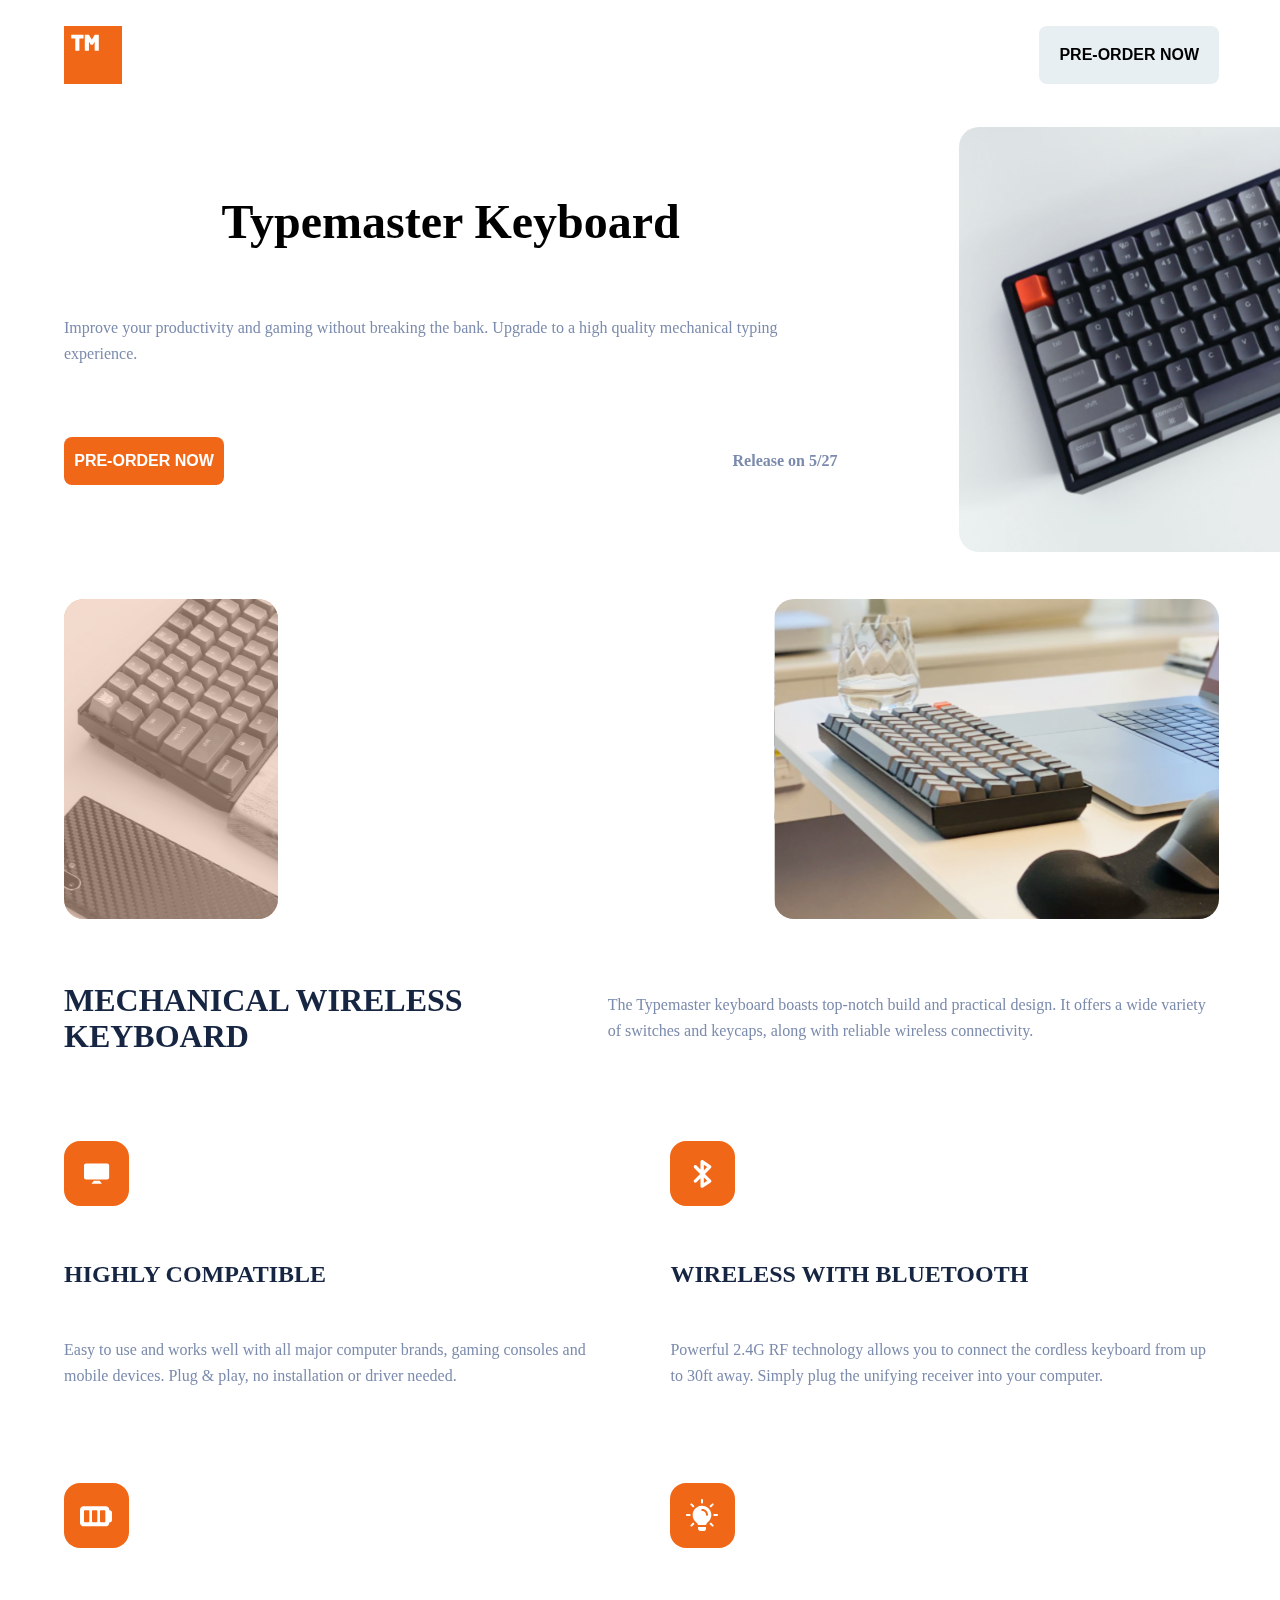
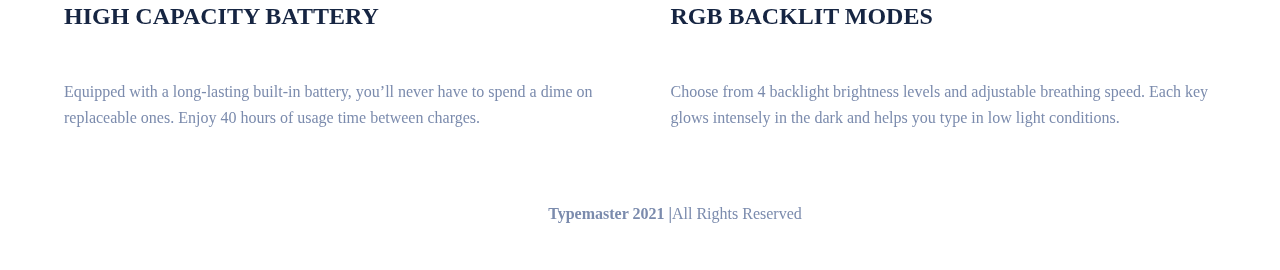
<file: index.html>
<!DOCTYPE html>
<html lang="en">
  <head>
    <meta charset="UTF-8" />
    <meta name="viewport" content="width=device-width, initial-scale=1.0" />
    <title>Document</title>
    <link rel="stylesheet" href="style.css" />
  </head>
  <body>
    <div class="container">
      <div class="div1">
        <img src="./image/icons/Group 13.svg" alt="" />
        <button class="but1">PRE-ORDER NOW</button>
      </div>
      <div class="div2">
        <h1 class="h1">Typemaster Keyboard</h1>
        <p class="p1">
          Improve your productivity and gaming without breaking the bank.
          Upgrade to a high quality mechanical typing experience.
        </p>
        <div class="div2_1">
          <button class="but2">PRE-ORDER NOW</button>
          <p class="p2">Release on 5/27</p>
        </div>
      </div>
      <div class="div3">
        <img src="./image/Bitmap (2).svg" alt="" />
      </div>
      <div class="div4">
        <div class="div4_1">
          <img src="./image/Bitmap.svg" alt="" />
        </div>
        <div class="div4_2">
          <img src="./image/Bitmap (1).svg" alt="" />
        </div>
      </div>
      <div class="div5">mechanical wireless Keyboard</div>
      <div class="div6">
        The Typemaster keyboard boasts top-notch build and practical design. It
        offers a wide variety of switches and keycaps, along with reliable
        wireless connectivity.
      </div>
      <div class="div7">
        <div><img src="./image/icons/Group 8.svg" alt="" /></div>
        <h1 class="dv7h1">HIGHLY COMPATIBLE</h1>
        <p class="dv7p">
          Easy to use and works well with all major computer brands, gaming
          consoles and mobile devices. Plug & play, no installation or driver
          needed.
        </p>
      </div>
      <div class="div8">
        <div><img src="./image/icons/Group 7.svg" alt="" /></div>
        <h1 class="dv8h1">WIRELESS WITH BLUETOOTH</h1>
        <p class="dv8p">
          Powerful 2.4G RF technology allows you to connect the cordless
          keyboard from up to 30ft away. Simply plug the unifying receiver into
          your computer.
        </p>
      </div>
      <div class="div9">
        <div><img src="./image/icons/Group 5.svg" alt="" /></div>
        <h1 class="dv9h1">HIGH CAPACITY BATTERY</h1>
        <p class="dv9p">
          Equipped with a long-lasting built-in battery, you’ll never have to
          spend a dime on replaceable ones. Enjoy 40 hours of usage time between
          charges.
        </p>
      </div>
      <div class="div10">
        <div><img src="./image/icons/Group.svg" alt="" /></div>
        <h1 class="dv10h1">RGB BACKLIT MODES</h1>
        <p class="dv10p">
          Choose from 4 backlight brightness levels and adjustable breathing
          speed. Each key glows intensely in the dark and helps you type in low
          light conditions.
        </p>
      </div>
      <div class="div11">
        <p class="dv11p1">Typemaster 2021 |</p>
        <p class="dv11p2">All Rights Reserved</p>
      </div>
    </div>

    <!-- TABLET VERSION==> -->

    <div class="container_2">
      <div class="div1">
        <img src="./image/icons/Group 13.svg" alt="" />
        <button class="but1">PRE-ORDER NOW</button>
      </div>
      <div class="tab_dv2">
        <div class="div2">
          <h1 class="h1">Typemaster Keyboard</h1>
          <p class="p1">
            Improve your productivity and gaming without breaking the bank.
            Upgrade to a high quality mechanical typing experience.
          </p>
          <div class="div2_1">
            <button class="but2">PRE-ORDER NOW</button>
            <p class="p2">Release on 5/27</p>
          </div>
        </div>
        <div>
          <img class="tbdv2_img" src="./image tablet/Bitmap (4).svg" alt="" />
        </div>
      </div>
      <div class="tab_dv3">
        <div>
          <img class="tb_dv3_img1" src="./image tablet/Bitmap (5).svg" alt="" />
        </div>
        <div>
          <img class="tb_dv3_img2" src="./image tablet/Bitmap (6).svg" alt="" />
        </div>
      </div>
      <div class="tab_dv4">
        <div class="div5">mechanical wireless Keyboard</div>
        <div class="div6">
          The Typemaster keyboard boasts top-notch build and practical design.
          It offers a wide variety of switches and keycaps, along with reliable
          wireless connectivity.
        </div>
      </div>
      <div class="tab_dv5">
        <div class="div7">
          <div><img src="./image/icons/Group 8.svg" alt="" /></div>
          <h1 class="dv7h1">HIGHLY COMPATIBLE</h1>
          <p class="dv7p">
            Easy to use and works well with all major computer brands, gaming
            consoles and mobile devices. Plug & play, no installation or driver
            needed.
          </p>
        </div>
        <div class="div8">
          <div><img src="./image/icons/Group 7.svg" alt="" /></div>
          <h1 class="dv8h1">WIRELESS WITH BLUETOOTH</h1>
          <p class="dv8p">
            Powerful 2.4G RF technology allows you to connect the cordless
            keyboard from up to 30ft away. Simply plug the unifying receiver
            into your computer.
          </p>
        </div>
      </div>
      <div class="tab_dv6">
        <div class="div9">
          <div><img src="./image/icons/Group 5.svg" alt="" /></div>
          <h1 class="dv9h1">HIGH CAPACITY BATTERY</h1>
          <p class="dv9p">
            Equipped with a long-lasting built-in battery, you’ll never have to
            spend a dime on replaceable ones. Enjoy 40 hours of usage time
            between charges.
          </p>
        </div>
        <div class="div10">
          <div><img src="./image/icons/Group.svg" alt="" /></div>
          <h1 class="dv10h1">RGB BACKLIT MODES</h1>
          <p class="dv10p">
            Choose from 4 backlight brightness levels and adjustable breathing
            speed. Each key glows intensely in the dark and helps you type in
            low light conditions.
          </p>
        </div>
      </div>
      <div class="div11">
        <p class="dv11p1">Typemaster 2021 |</p>
        <p class="dv11p2">All Rights Reserved</p>
      </div>
    </div>

    <!-- Desktop ===> -->
    <div class="container_3">
      <div class="div1">
        <img src="./image/icons/Group 13.svg" alt="" />
        <button class="but1">PRE-ORDER NOW</button>
      </div>

      <div class="desk_dv1">
        <div class="div2">
          <h1 class="h1">Typemaster Keyboard</h1>
          <p class="p1">
            Improve your productivity and gaming without breaking the bank.
            Upgrade to a high quality mechanical typing experience.
          </p>
          <div class="div2_1">
            <button class="but2">PRE-ORDER NOW</button>
            <p class="p2">Release on 5/27</p>
          </div>
        </div>

        <div>
          <img
            class="desk_div1_img"
            src="./image desktop/Bitmap (7).svg"
            alt=""
          />
        </div>
      </div>
      <div class="desk_dv2">
        <div><img src="./image desktop/Bitmap (8).svg" alt="" /></div>
        <div><img src="./image desktop/Bitmap (9).svg" alt="" /></div>
        <div class="desk_dv2_dv1">
          <div class="div5">mechanical wireless Keyboard</div>
          <div class="div6">
            The Typemaster keyboard boasts top-notch build and practical design.
            It offers a wide variety of switches and keycaps, along with
            reliable wireless connectivity.
          </div>
        </div>
      </div>

      <div class="desk_dv3">
        <div class="div7">
          <div><img src="./image/icons/Group 8.svg" alt="" /></div>
          <h1 class="dv7h1">HIGHLY COMPATIBLE</h1>
          <p class="dv7p">
            Easy to use and works well with all major computer brands, gaming
            consoles and mobile devices. Plug & play, no installation or driver
            needed.
          </p>
        </div>
        <div class="div8">
          <div><img src="./image/icons/Group 7.svg" alt="" /></div>
          <h1 class="dv8h1">WIRELESS WITH BLUETOOTH</h1>
          <p class="dv8p">
            Powerful 2.4G RF technology allows you to connect the cordless
            keyboard from up to 30ft away. Simply plug the unifying receiver
            into your computer.
          </p>
        </div>
        <div class="div9">
          <div><img src="./image/icons/Group 5.svg" alt="" /></div>
          <h1 class="dv9h1">HIGH CAPACITY BATTERY</h1>
          <p class="dv9p">
            Equipped with a long-lasting built-in battery, you’ll never have to
            spend a dime on replaceable ones. Enjoy 40 hours of usage time
            between charges.
          </p>
        </div>
        <div class="div10">
          <div><img src="./image/icons/Group.svg" alt="" /></div>
          <h1 class="dv10h1">RGB BACKLIT MODES</h1>
          <p class="dv10p">
            Choose from 4 backlight brightness levels and adjustable breathing
            speed. Each key glows intensely in the dark and helps you type in
            low light conditions.
          </p>
        </div>
      </div>

      <div class="div11">
        <p class="dv11p1">Typemaster 2021 |</p>
        <p class="dv11p2">All Rights Reserved</p>
      </div>
      <div > <img class="dv_ab_left" src="./image desktop/Group 3 Copy 3.svg" alt=""></div>
      <div > <img class="dv_ab_right" src="./image desktop/Group 3 Copy 4.svg" alt=""></div>
    </div>
  </body>
</html>
</file>
<file: style.css>
* {
  margin: 0;
  padding: 0;
  box-sizing: border-box;
}

.container_2 {
  display: none;
}
.container_3 {
  display: none;
}

.container {
  width: 100%;
  height: 3000px;
  display: flex;
  align-items: center;
  flex-direction: column;
  gap: 5vh;
  padding-left: 2%;
  padding-right: 2%;
  padding-top: 2%;
}

.div1 {
  width: 90%;
  height: 48px;
  display: flex;
  justify-content: space-between;
}
.but1 {
  border-radius: 8px;
  background-color: #e8eff2;
  height: 100%;
  width: 160px;
  display: flex;
  justify-content: center;
  align-items: center;
  border: none;
  font-size: 16px;
  font-style: normal;
  font-weight: 700;
  line-height: 26px;
}

.div2 {
  width: 90%;
  height: 287px;
  display: flex;
  justify-content: space-between;
  flex-direction: column;
}
.h1 {
  font-size: 48px;
  font-style: normal;
  font-weight: 900;
  line-height: 48px;
  width: 100%;
  display: flex;
  justify-content: center;
}
.p1 {
  color: #7b8bad;
  font-size: 16px;
  font-style: normal;
  font-weight: 500;
  line-height: 26px;
  display: flex;
}
.div2_1 {
  width: 100%;
  height: 48px;
  display: flex;
  justify-content: space-between;
  align-items: center;
}
.but2 {
  color: white;
  border-radius: 8px;
  background-color: #f16718;
  height: 100%;
  width: 160px;
  display: flex;
  justify-content: center;
  align-items: center;
  border: none;
  font-size: 16px;
  font-style: normal;
  font-weight: 700;
  line-height: 26px;
}
.p2 {
  color: #7b8bad;
  font-size: 16px;
  font-style: normal;
  font-weight: 700;
  line-height: 26px;
}

.div3 {
  width: 90%;
  height: 331px;
  display: flex;
  justify-content: center;
  margin-left: 10%;
}

.div4 {
  width: 100%;
  height: 193px;
  display: flex;
  margin-right: 10%;
}

.div4_1 {
  width: 35%;
  height: 193px;
}

.div4_2 {
  width: 65%;
  height: 193px;
  flex-direction: row-reverse;
  display: flex;
}

.div5 {
  width: 80%;
  height: 108px;
  color: #162542;
  text-align: center;
  font-size: 32px;
  font-style: normal;
  font-weight: 900;
  line-height: 36px;
  text-transform: uppercase;
}

.div6 {
  width: 90%;
  height: 108px;
  color: #7b8bad;
  text-align: center;
  font-size: 16px;
  font-style: normal;
  font-weight: 500;
  line-height: 26px;
}

.div7 {
  width: 90%;
  height: 297px;
  display: flex;
  flex-direction: column;
  align-items: center;
  justify-content: space-between;
}
.dv7h1 {
  color: #162542;
  text-align: center;
  font-size: 24px;
  font-style: normal;
  font-weight: 900;
  line-height: 28px;
  text-transform: uppercase;
  width: 80%;
}

.dv7p {
  color: #7b8bad;
  text-align: center;
  font-size: 16px;
  font-style: normal;
  font-weight: 500;
  line-height: 26px;
}
.div8 {
  width: 90%;
  height: 297px;
  display: flex;
  flex-direction: column;
  align-items: center;
  justify-content: space-between;
}

.dv8h1 {
  color: #162542;
  text-align: center;
  font-size: 24px;
  font-style: normal;
  font-weight: 900;
  line-height: 28px;
  text-transform: uppercase;
  width: 80%;
}

.dv8p {
  color: #7b8bad;
  text-align: center;
  font-size: 16px;
  font-style: normal;
  font-weight: 500;
  line-height: 26px;
}
.div9 {
  width: 90%;
  height: 297px;
  display: flex;
  flex-direction: column;
  align-items: center;
  justify-content: space-between;
}

.dv9h1 {
  color: #162542;
  text-align: center;
  font-size: 24px;
  font-style: normal;
  font-weight: 900;
  line-height: 28px;
  text-transform: uppercase;
  width: 80%;
}

.dv9p {
  color: #7b8bad;
  text-align: center;
  font-size: 16px;
  font-style: normal;
  font-weight: 500;
  line-height: 26px;
}
.div10 {
  width: 90%;
  height: 297px;
  display: flex;
  flex-direction: column;
  align-items: center;
  justify-content: space-between;
}
.dv10h1 {
  color: #162542;
  text-align: center;
  font-size: 24px;
  font-style: normal;
  font-weight: 900;
  line-height: 28px;
  text-transform: uppercase;
  width: 80%;
}

.dv10p {
  color: #7b8bad;
  text-align: center;
  font-size: 16px;
  font-style: normal;
  font-weight: 500;
  line-height: 26px;
  
}

.div11 {
  width: 80%;
  height: 27px;
  display: flex;
  justify-content: center;
}

.dv11p1 {
  width: 50%;
  color: #7b8bad;
  font-size: 16px;
  font-style: normal;
  font-weight: 700;
  line-height: 26px;
  flex-direction: row-reverse;
  display: flex;
}
.dv11p2 {
  width: 50%;
  color: #7b8bad;
  font-size: 16px;
  font-style: normal;
  font-weight: 500;
  line-height: 26px;
}

/* Tablet VERSIA */
@media (width > 768px) {
  .container {
    display: none;
  }
  * {
    margin: 0;
    padding: 0;
    box-sizing: border-box;
  }

  .container_2 {
    width: 100%;
    height: 1870px;
    display: flex;
    align-items: center;
    flex-direction: column;
    gap: 5vh;
    padding-top: 2%;
    padding-left: 5%;
  }

  .div1 {
    width: 100%;
    height: 58px;
    display: flex;
    justify-content: space-between;
    padding-right: 5%;
  }
  .but1 {
    border-radius: 8px;
    background-color: #e8eff2;
    height: 100%;
    width: 180px;
    display: flex;
    justify-content: center;
    align-items: center;
    border: none;
    font-size: 16px;
    font-style: normal;
    font-weight: 700;
    line-height: 26px;
  }
  .tab_dv2 {
    height: 425px;
    width: 100%;
    display: flex;
    align-items: center;
  }
  .div2 {
    display: flex;
    align-items: center;

    padding-right: 10%;
  }
  .h1 {
    width: 100%;
  }
  .p1 {
    width: 100%;
  }
  .div2_1 {
    width: 100%;
  }

  .tbdv2_img {
    border-top-left-radius: 20px;
    border-bottom-left-radius: 20px;
  }

  .tab_dv3 {
    height: 320px;
    width: 100%;
    display: flex;
    justify-content: space-between;
    padding-right: 5%;
  }
  .tb_dv3_img1 {
    border-radius: 20px;
    background-color: #f16718;
    opacity: 0.7;
    mix-blend-mode: multiply;
  }
  .tb_dv3_img2 {
    border-radius: 20px;
  }

  .tab_dv4 {
    display: flex;
    width: 100%;
    height: 108px;
    align-items: center;
    padding-right: 5%;
  }
  .div5 {
    text-align: start;
    align-items: center;
    display: flex;
  }
  .div6 {
    height: 78px;
    align-items: center;
    display: flex;
    text-align: start;
  }

  .tab_dv5 {
    display: flex;
    gap: 5%;
    padding-right: 5%;
  }
  .div7 {
    display: flex;
    align-items: start;
    flex-direction: column;
    justify-content: space-around;
  }
  .dv7h1 {
    display: flex;
    text-align: start;
  }
  .dv7p {
    display: flex;
    text-align: start;
  }
  .div8 {
    display: flex;
    align-items: start;
    flex-direction: column;
    justify-content: space-around;
  }
  .dv8h1 {
    display: flex;
    text-align: start;
  }
  .dv8p {
    display: flex;
    text-align: start;
  }

  .tab_dv6 {
    display: flex;
    gap: 5%;
    padding-right: 5%;
  }
  .div9 {
    display: flex;
    align-items: start;
    flex-direction: column;
    justify-content: space-around;
  }
  .dv9h1 {
    display: flex;
    text-align: start;
  }
  .dv9p {
    display: flex;
    text-align: start;
  }
  .div10 {
    display: flex;
    align-items: start;
    flex-direction: column;
    justify-content: space-around;
  }
  .dv10h1 {
    display: flex;
    text-align: start;
  }
  .dv10p {
    display: flex;
    text-align: start;
  }

  .div11 {
    width: 80%;
    height: 27px;
    display: flex;
    justify-content: center;
  }

  .dv11p1 {
    width: 50%;
    color: #7b8bad;
    font-size: 16px;
    font-style: normal;
    font-weight: 700;
    line-height: 26px;
    flex-direction: row-reverse;
    display: flex;
  }
  .dv11p2 {
    width: 50%;
    color: #7b8bad;
    font-size: 16px;
    font-style: normal;
    font-weight: 500;
    line-height: 26px;
  }
}
/* DESKTOP VERS ===> */

@media (width > 1440px) {
  .container {
    display: none;
  }
  .container_2 {
    display: none;
  }
  * {
    margin: 0;
    padding: 0;
    box-sizing: border-box;
  }
  .container_3 {
    width: 100%;
    height: 1870px;
    display: flex;
    flex-direction: column;
    align-items: center;
    padding-top: 4%;
    padding-right: 10%;
    padding-left: 10%;
    padding-bottom: 2%;
  }

  .div1 {
    width: 100%;
    height: 58px;
    display: flex;
    justify-content: space-between;
    padding-right: 0;
  }
  .but1 {
    background-color: #162542;
    color: white;
  }

  .desk_dv1 {
    height: 480px;
    width: 100%;
    margin-top: 7%;
    display: flex;
    justify-content: space-between;
    align-items: center;
  }

  .desk_div1_img {
    border-radius: 20px;
  }
  .div2 {
    display: flex;
    align-items: start;
  }
  .but2 {
    background-color: #ff9b62;
  }
  .p2 {
    margin-right: 30%;
  }
  .p1 {
    width: 80%;
    display: flex;
    text-align: start;
  }
  .h1 {
    width: 70%;
  }
  .desk_dv2{ height: 480px;
  width: 100%;
display: flex;

 justify-content: space-between;
 margin-top: 2%;
 }
 .desk_dv2_dv1{
   display: flex;
   justify-content:space-evenly;
   align-items: center;
   flex-direction: column;
   width: 30%;
 }
 .div5{ text-align: start;
width: 60%;}
.div6{ width: 60%;
height:40%;
text-align: start;
align-items: center;}


.desk_dv3{height: 350px;
width: 100%; 
display: flex;
flex-direction: row;
align-items: baseline;
margin-top: 15%;

gap: 2%;
}

.div7{ gap:10%;
height: 350px;}
.div8{ gap:10%;
  height: 350px;}
.div9{gap:10%;
  height: 350px;}
.div10{gap:10%;
  height: 350px;}

.div11{ margin-top: 10%;}

.dv_ab_left{position: absolute;
left: 0;
top: 102%;}
.dv_ab_right{position: absolute;
right: 0;
top: 47%;}


.dv8h1 {
  width: 100%;
}
}
</file>
